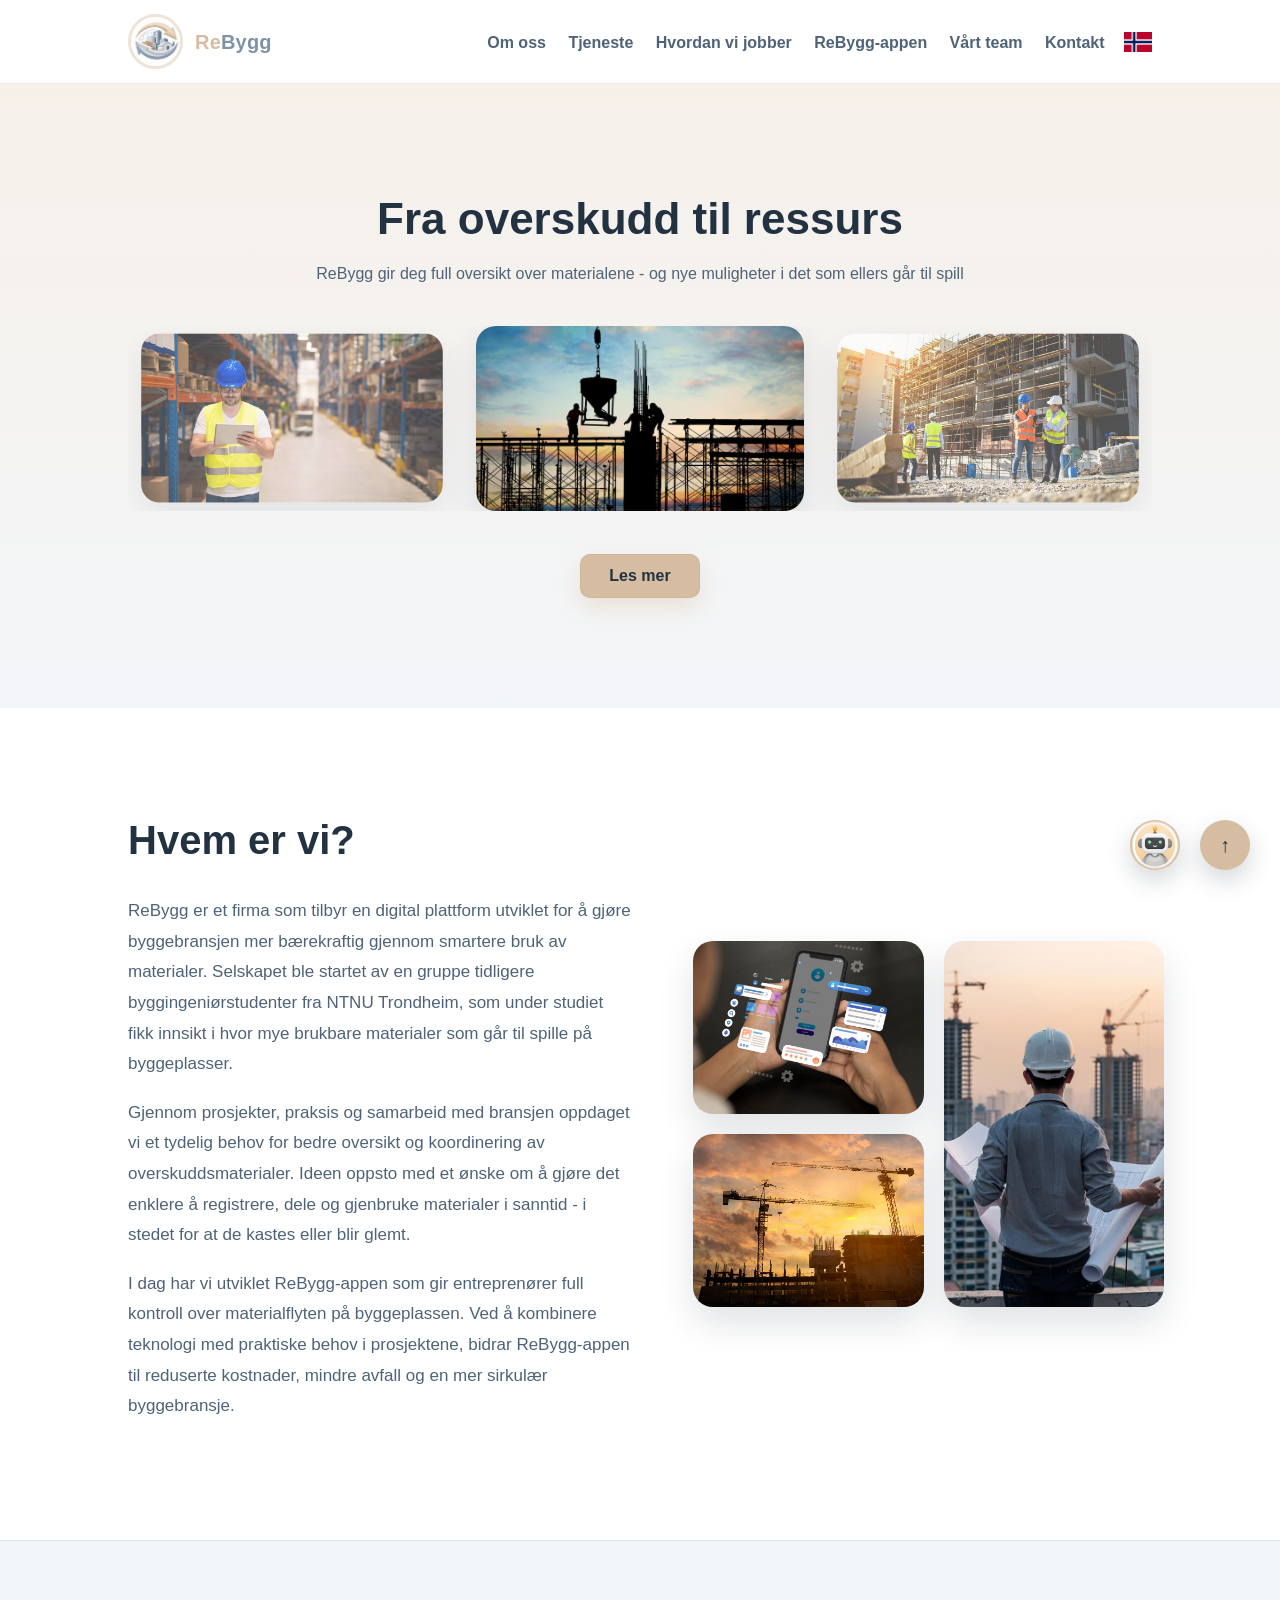
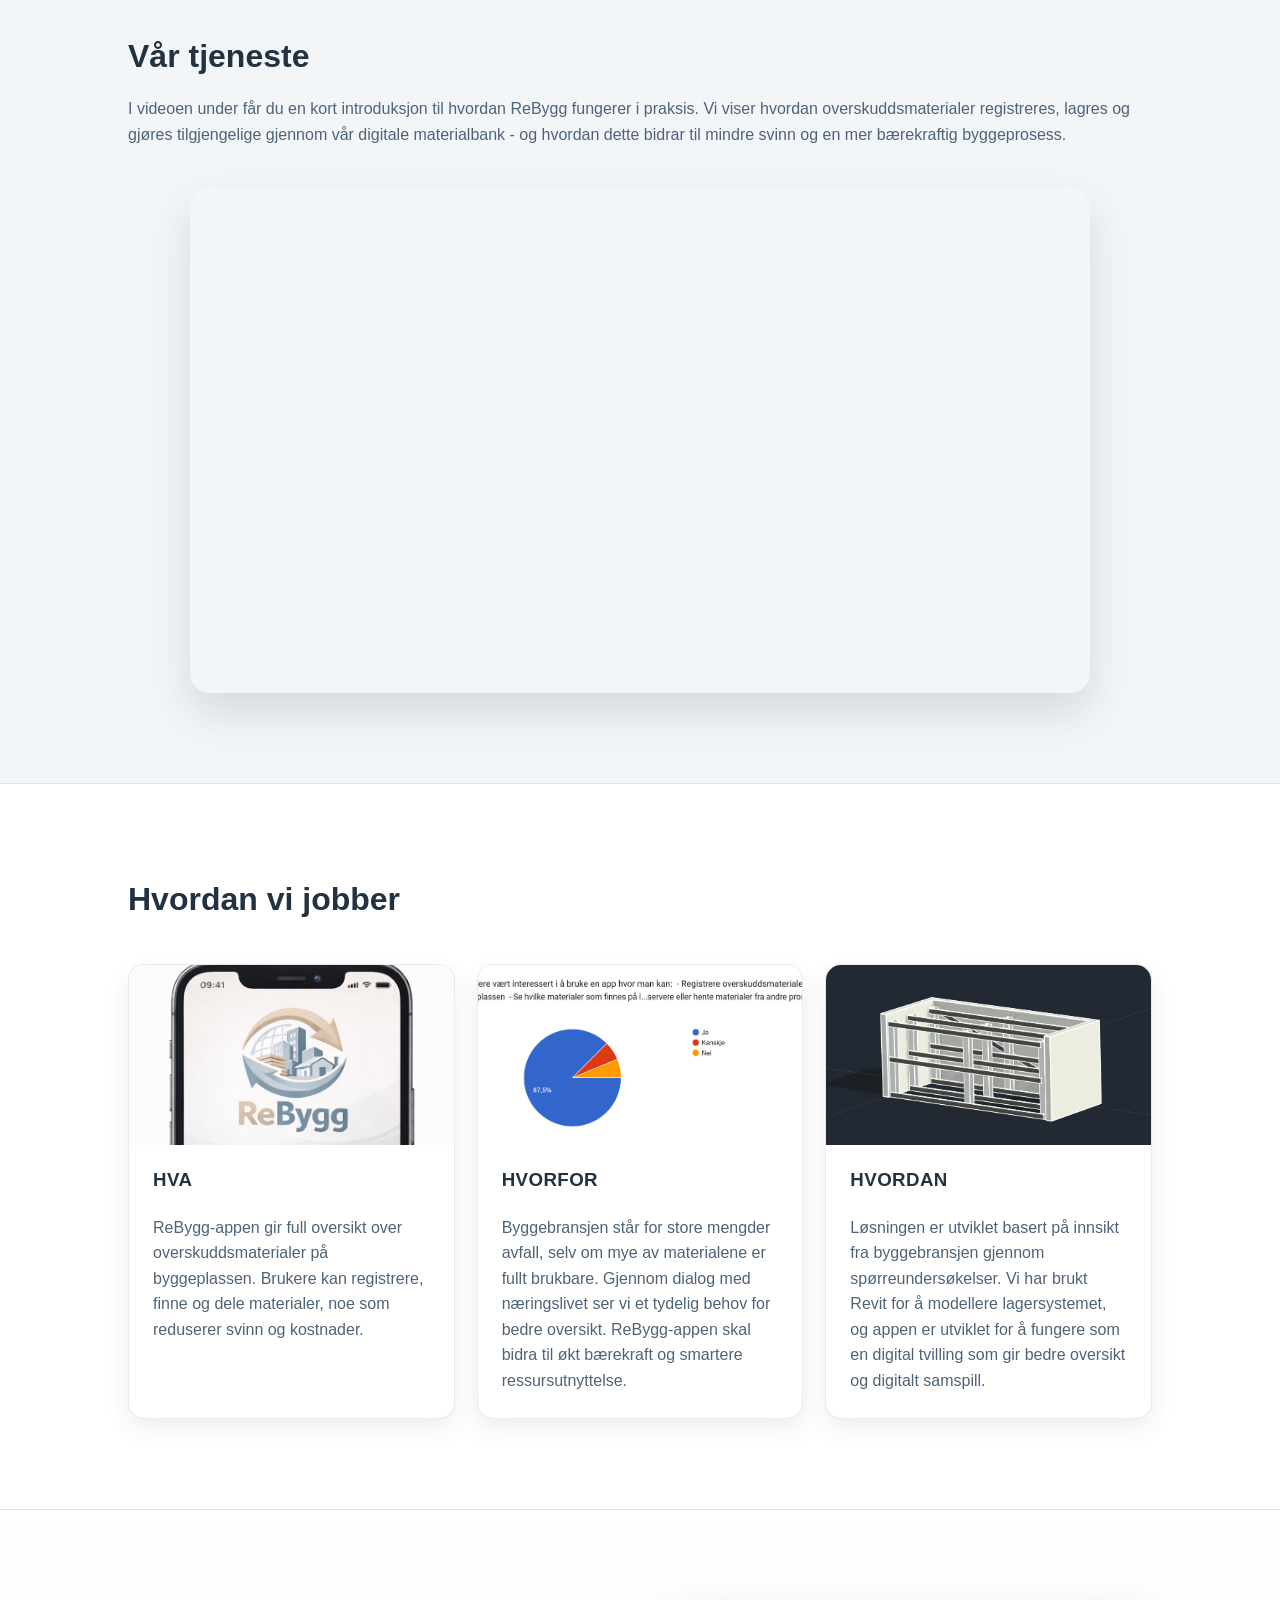
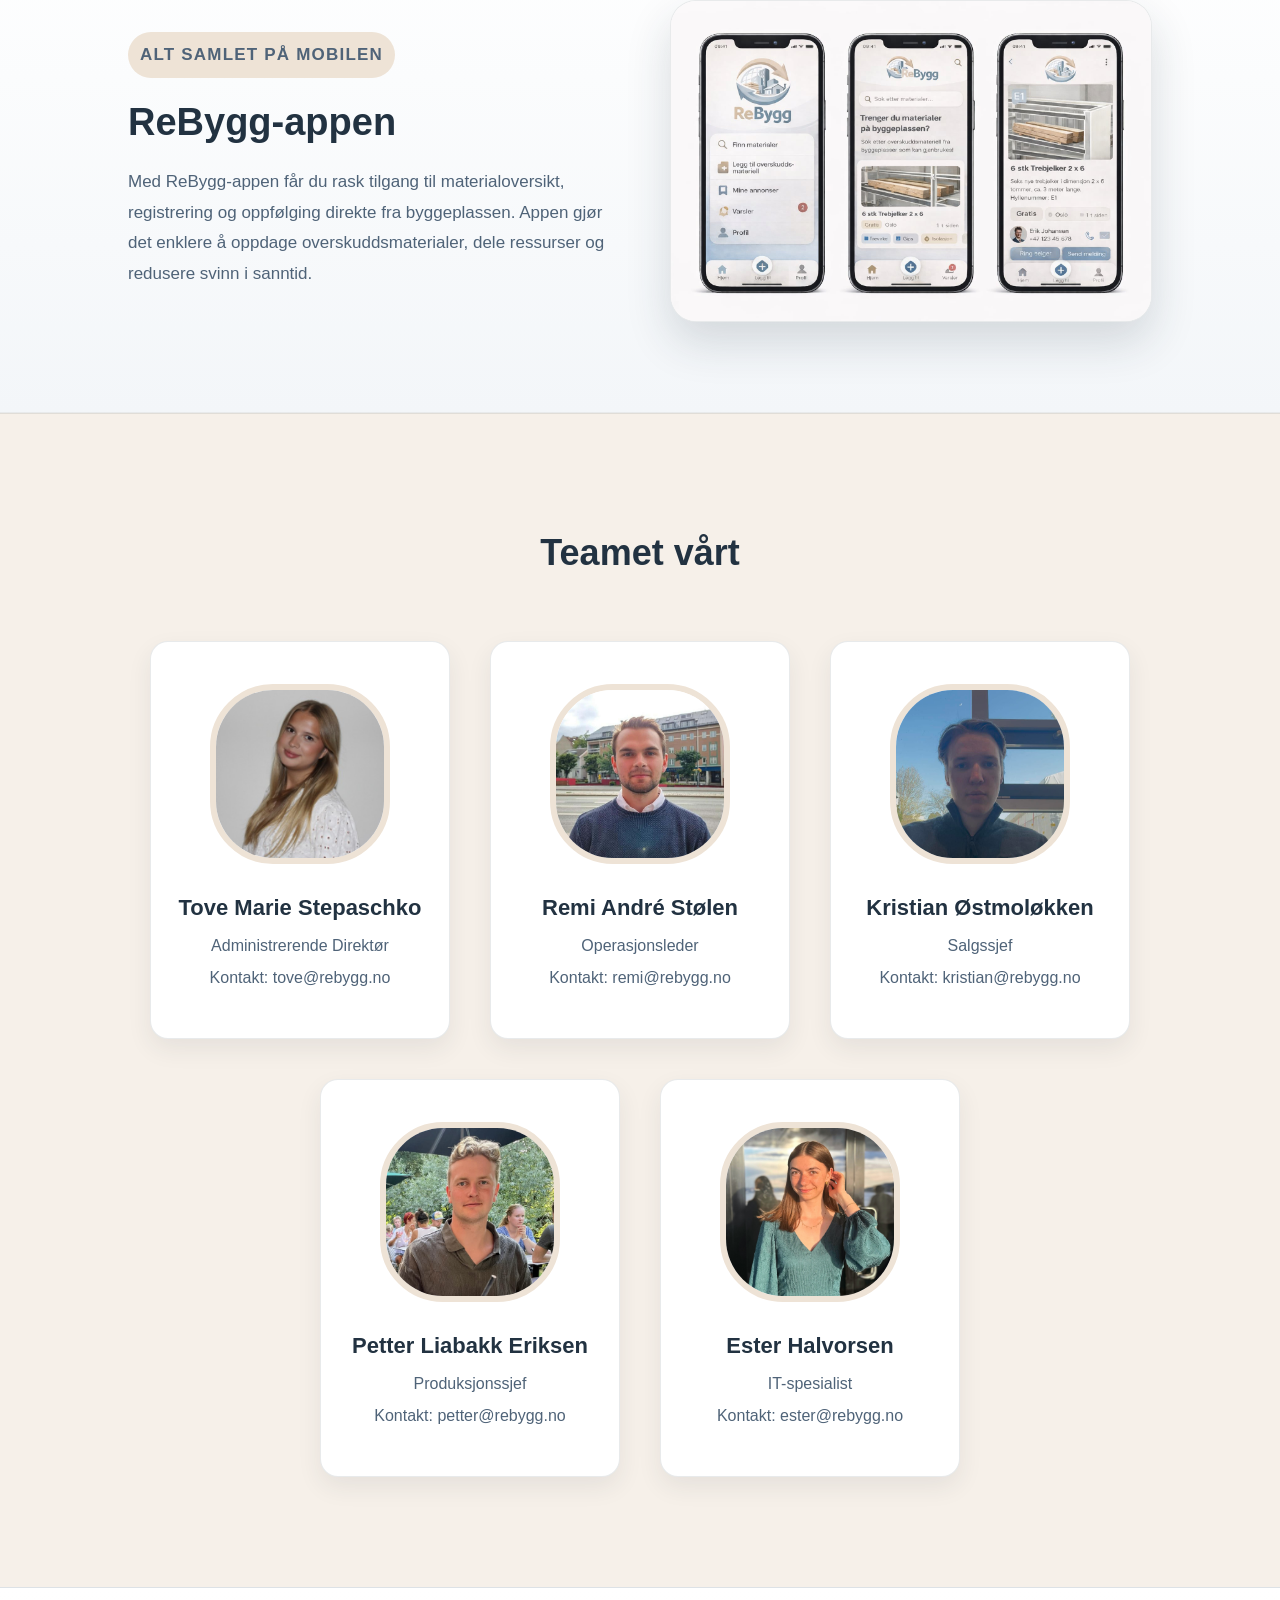
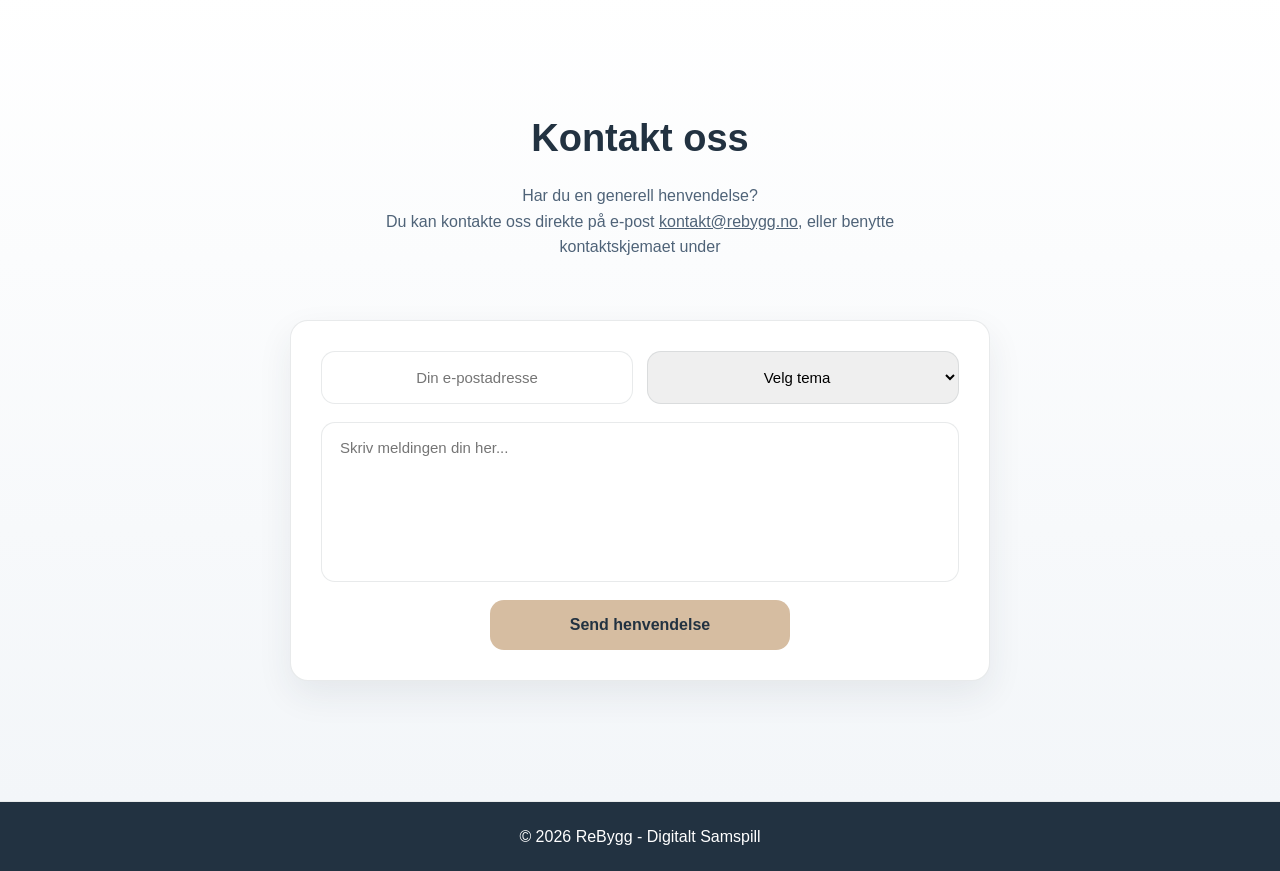
<file: index.html>
<!DOCTYPE html>
<html lang="no">
<head>
    <meta charset="UTF-8">
    <meta name="viewport" content="width=device-width, initial-scale=1.0">
    <title>ReBygg</title>
    <link rel="icon" type="image/png" href="logoliten.png">
    <link rel="stylesheet" href="style.css">
</head>
<body>

    <header>
        <div class="container">
            
            <!-- LOGO -->
            <a href="#" class="logo">
                <img src="logo7.PNG" alt="ReBygg logo" class="logo-img" title="Logo generert av ChatGPT">
                <span class="logo-text">
                    <span style="color:#d6bda1;">Re</span><span style="color:#7f93a8;">Bygg</span>
                </span>
            


            <nav>
                <a href="#about">Om oss</a>
                <a href="#service">Tjeneste</a>
                <a href="#process">Hvordan vi jobber</a>
                <a href="#app">ReBygg-appen</a>
                <a href="#team">Vårt team</a>
                <a href="#contact">Kontakt</a>

                <div class="lang-dropdown">
                    <img src="norge.png" alt="Norsk" id="selectedFlag" class="lang-flag" title="Bilde hentet fra: snl.no">

                    <div class="lang-menu" id="langMenu">
                        <a href="index.html">
                            <img src="norge.png" alt="Norsk" class="lang-option" title="Bilde hentet fra: snl.no">
                        </a>
                        <a href="indexeng.html">
                            <img src="england1.png" alt="English" class="lang-option" title="Bilde hentet fra: uxwing.com">
                        </a>
                    </div>
                </div>

            </nav>
        </div>
    </header>

    <section class="hero">
        <div class="container">
            <h1>Fra overskudd til ressurs</h1>
            <p>ReBygg gir deg full oversikt over materialene - og nye muligheter i det som ellers går til spill</p>
            
           <div class="carousel">
                <div class="carousel-track">
                    <div class="carousel-slide"><img src="bilde1.jpg" alt="Bilde 1" title="Bilde hentet fra: istockphoto.com"></div>
                    <div class="carousel-slide"><img src="bilde2.avif" alt="Bilde 2" title="Bilde hentet fra: istockphoto.com"></div>
                    <div class="carousel-slide"><img src="bilde3.jpg" alt="Bilde 3" title="Bilde hentet fra: istockphoto.com"></div>
                    <div class="carousel-slide"><img src="app1.jpg" alt="Bilde 4" title="Bilde generert av ChatGPT"></div>
                    <div class="carousel-slide"><img src="bilde5.jpg" alt="Bilde 5" title="Bilde hentet fra: stock.adobe.com"></div>
                    <div class="carousel-slide"><img src="bilde6.jpg" alt="Bilde 6" title="Skjermbilde av egenlaget modell i Revit"></div>
                    <div class="carousel-slide"><img src="bilde7.jpg" alt="Bilde 7" title="Bilde hentet fra: istockphoto.com"></div>
                    <div class="carousel-slide"><img src="bilde8.jpg" alt="Bilde 8" title="Bilde hentet fra: istockphoto.com"></div>
                    <div class="carousel-slide"><img src="bilde9.jpg" alt="Bilde 9" title="Bilde hentet fra: dailymail.co.uk"></div>
                    <div class="carousel-slide"><img src="bilde10.png" alt="Bilde 10" title="Bilde hentet fra: unsplash.com"></div>
                </div>
            </div>

            <br>
            <button id="knapp">Les mer</button>
        </div>
    </section>

    <section id="about" class="section about-section">
        <div class="container about-layout">

            <div class="about-text">
                <h2>Hvem er vi?</h2>
                <p>
                    ReBygg er et firma som tilbyr en digital plattform 
                    utviklet for å gjøre byggebransjen mer bærekraftig gjennom smartere bruk av materialer.
                     Selskapet ble startet av en gruppe tidligere byggingeniørstudenter fra NTNU Trondheim, som under studiet fikk 
                    innsikt i hvor mye brukbare materialer som går til spille på byggeplasser.
                </p>

                <p>
                    Gjennom prosjekter, praksis og samarbeid med bransjen oppdaget vi et 
                    tydelig behov for bedre oversikt og koordinering av overskuddsmaterialer. 
                    Ideen oppsto med et ønske om å gjøre det enklere å registrere, dele og 
                    gjenbruke materialer i sanntid - i stedet for at de kastes eller blir glemt.
                </p>

                <p>
                    I dag har vi utviklet ReBygg-appen som gir entreprenører full kontroll over 
                    materialflyten på byggeplassen. Ved å kombinere teknologi med praktiske behov i prosjektene,
                     bidrar ReBygg-appen til reduserte kostnader, mindre avfall og en mer sirkulær byggebransje.
                </p>
            </div>

            <div class="about-images">
                <div class="about-img about-img-1">
                    <img src="hvemervi1.png" alt="ReBygg prosjektbilde 1" title="Bilde hentet fra: freepik.com">
                </div>

                <div class="about-img about-img-2">
                    <img src="hvemervi5.jpg" alt="ReBygg prosjektbilde 2" title="Bilde hentet fra: istockphoto.com">
                </div>

                <div class="about-img about-img-3">
                    <img src="hvemervi3.png" alt="ReBygg prosjektbilde 3" title="Bilde generert av deepai.org">
                </div>
            </div>

        </div>
    </section>

    <section id="service" class="section light">
    <div class="container">
        <h2>Vår tjeneste</h2>
        <p>
            I videoen under får du en kort introduksjon til hvordan ReBygg fungerer i praksis. 
            Vi viser hvordan overskuddsmaterialer registreres, lagres og gjøres tilgjengelige gjennom vår digitale materialbank - og hvordan dette bidrar til mindre svinn og en mer bærekraftig byggeprosess.
        </p>

        <!-- VIDEO CONTAINER -->
            <div class="video-wrapper">
                <iframe 
                    src="https://share.synthesia.io/embeds/videos/f4ac01fc-5abe-4761-a72e-0e3196ae1e1c"
                    title="Video generert av synthesia"
                    frameborder="0"
                    allowfullscreen>
                </iframe>
            </div>
    </div>
</section>

    <section id="process" class="section">
    <div class="container">
        <h2>Hvordan vi jobber</h2>

        <div class="cards">

            <!-- what -->
            <div class="card process-card">
                <div class="card-img">
                    <img src="litenapp.png" alt="Bærekraft og materialsvinn" title="Bilde generert av ChatGPT">
                </div>
                <h3>HVA</h3>
                <p>
                    ReBygg-appen gir full oversikt over overskuddsmaterialer på byggeplassen.
                    Brukere kan registrere, finne og dele materialer, noe som reduserer svinn og kostnader.
                </p>
            </div>

            <!-- HOW -->
            <div class="card process-card">
                <div class="card-img">
                    <img src="undersokelse.png" alt="Revit og BIM modell" title="Skjermbilde av undersøkelse gjennom Google-forms">
                </div>
                <h3>HVORFOR</h3>
                <p>
                    Byggebransjen står for store mengder avfall, selv om mye av materialene er fullt brukbare.
                    Gjennom dialog med næringslivet ser vi et tydelig behov for bedre oversikt.
                    ReBygg-appen skal bidra til økt bærekraft og smartere ressursutnyttelse.
                </p>
            
            </div>

            <!-- why -->
            <div class="card process-card">
                <div class="card-img">
                    <img src="bilde6.jpg" alt="ReBygg app" title="Skjermbilde av egenlaget modell i Revit">
                </div>
            <h3>HVORDAN</h3>
                <p>
                    Løsningen er utviklet basert på innsikt fra byggebransjen gjennom spørreundersøkelser. 
                    Vi har brukt Revit for å modellere lagersystemet, og appen er utviklet for å fungere 
                    som en digital tvilling som gir bedre oversikt og digitalt samspill.
                </p>    
            </div>

        </div>
    </div>
</section>

<section id="app" class="section app-section">
    <div class="container app-layout">

        <div class="app-text">
            <p class="app-kicker">Alt samlet på mobilen</p>
            <h2>ReBygg-appen</h2>
            <p>
                Med ReBygg-appen får du rask tilgang til materialoversikt, registrering og oppfølging
                direkte fra byggeplassen. Appen gjør det enklere å oppdage overskuddsmaterialer,
                dele ressurser og redusere svinn i sanntid.
            </p>
        </div>

        <div class="app-image">
            <img src="app1.jpg" alt="Visning av ReBygg-appen" title="Bilde generert av ChatGPT">
        </div>

    </div>
</section>


  <!-- TEAM SECTION -->
     <section id="team" class="team">
        <div class="container">
            <h2>Teamet vårt</h2>

            <div class="team-grid">

                <div class="team-card">
                    <img src="tove.jpg" alt="Tove Marie Stepaschko">
                    <h3>Tove Marie Stepaschko</h3>
                    <p>Administrerende Direktør</p>
                    <p>Kontakt: tove@rebygg.no</p>
                </div>

                <div class="team-card">
                    <img src="remi.jpg" alt="Remi André Stølen">
                    <h3>Remi André Stølen</h3>
                    <p>Operasjonsleder</p>
                    <p>Kontakt: remi@rebygg.no</p>
                </div>

                <div class="team-card">
                    <img src="kristian1.jpg" alt="Kristian Østmoløkken">
                    <h3>Kristian Østmoløkken</h3>
                    <p>Salgssjef</p>
                    <p>Kontakt: kristian@rebygg.no</p>
                </div>

                <div class="team-card">
                    <img src="petter.jpg" alt="Petter Liabakk Eriksen">
                    <h3>Petter Liabakk Eriksen</h3>
                    <p>Produksjonssjef</p>
                    <p>Kontakt: petter@rebygg.no</p>
                </div>

                <div class="team-card">
                    <img src="ester.jpg" alt="Ester Halvorsen">
                    <h3>Ester Halvorsen</h3>
                    <p>IT-spesialist</p>
                    <p>Kontakt: ester@rebygg.no</p>
                </div>

            </div>
        </div>
    </section>

 <section id="contact" class="section contact-section">
  <div class="container contact-container">

    <div class="contact-header">
      <h2>Kontakt oss</h2>
      <p>
        Har du en generell henvendelse? <br>
        Du kan kontakte oss direkte på e-post 
        <span style="text-decoration: underline;">kontakt@rebygg.no</span>, 
        eller benytte kontaktskjemaet under
        </p>
    </div>

    <form id="contactForm" class="contact-form">

      <div class="form-row">
        <input 
          type="email" 
          id="email" 
          placeholder="Din e-postadresse" 
          required
        >

        <select id="subject" required>
            <option value="" disabled selected>Velg tema</option>
            <option>Samarbeid og partnerskap</option>
            <option>Prosjekt og gjennomføring</option>
            <option>Priser og tilbud</option>
            <option>Lager og materialflyt</option>
            <option>Digitale løsninger og appen</option>
            <option>Annet</option>
        </select>
      </div>

      <textarea 
        id="message" 
        rows="6" 
        placeholder="Skriv meldingen din her..."
        required
      ></textarea>

      <button type="submit">Send henvendelse</button>

    </form>

  </div>
</section>

    <footer>
        <p>© 2026 ReBygg - Digitalt Samspill</p>
    </footer>

<button id="chatBtn" class="chat-btn">
    <img src="chatbot3.png" alt="Chat" title="Bilde generert av ChatGPT">
</button>

<div id="chatBox" class="chat-box">

    <!-- Header -->
    <div class="chat-header">
        <span>ReBygg-botten</span>
        <button id="closeChat">✕</button>
    </div>

    <!-- Meldinger -->
    <div class="chat-messages" id="chatMessages">
    <div class="bot-message" id="botMessage"></div>
</div>
    <!-- Knapper -->
   <div class="chat-options" id="chatOptions">
    <button class="chat-option" data-question="Hva er ReBygg?">Hva er ReBygg?</button>
    <button class="chat-option" data-question="Hvordan fungerer appen?">Hvordan fungerer appen?</button>
    <button class="chat-option" data-question="Hvorfor er dette bærekraftig?">Hvorfor er dette bærekraftig?</button>
    <button class="chat-option" data-question="Jeg ønsker å kontakte dere">Jeg ønsker å kontakte dere</button>
</div>

</div>

<div id="customAlert" class="custom-alert">
  <div class="alert-box">
    <p id="alertText"></p>
    <button onclick="closeAlert()">OK</button>
  </div>
</div>

<button id="toTopBtn" class="to-top-btn" aria-label="Til toppen">↑</button>

    <script src="script.js"></script>
</body>
</html>
</file>
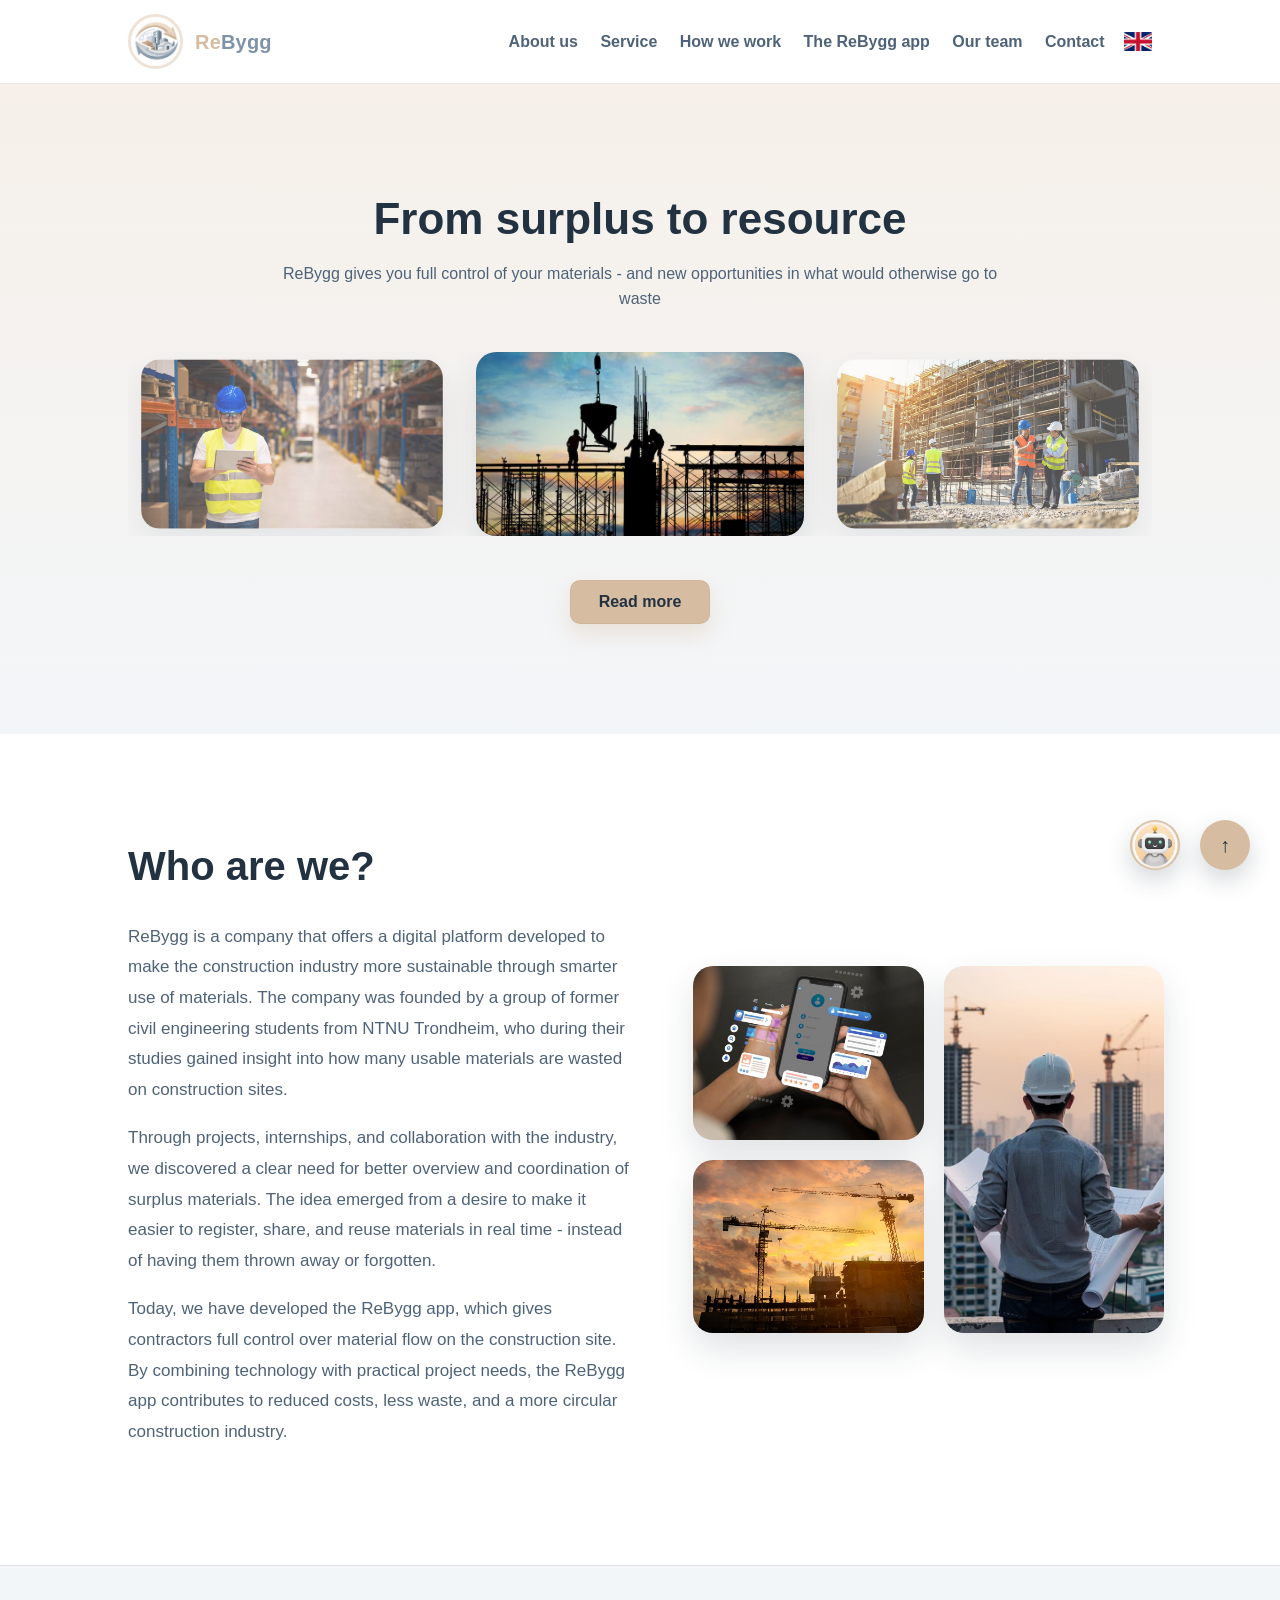
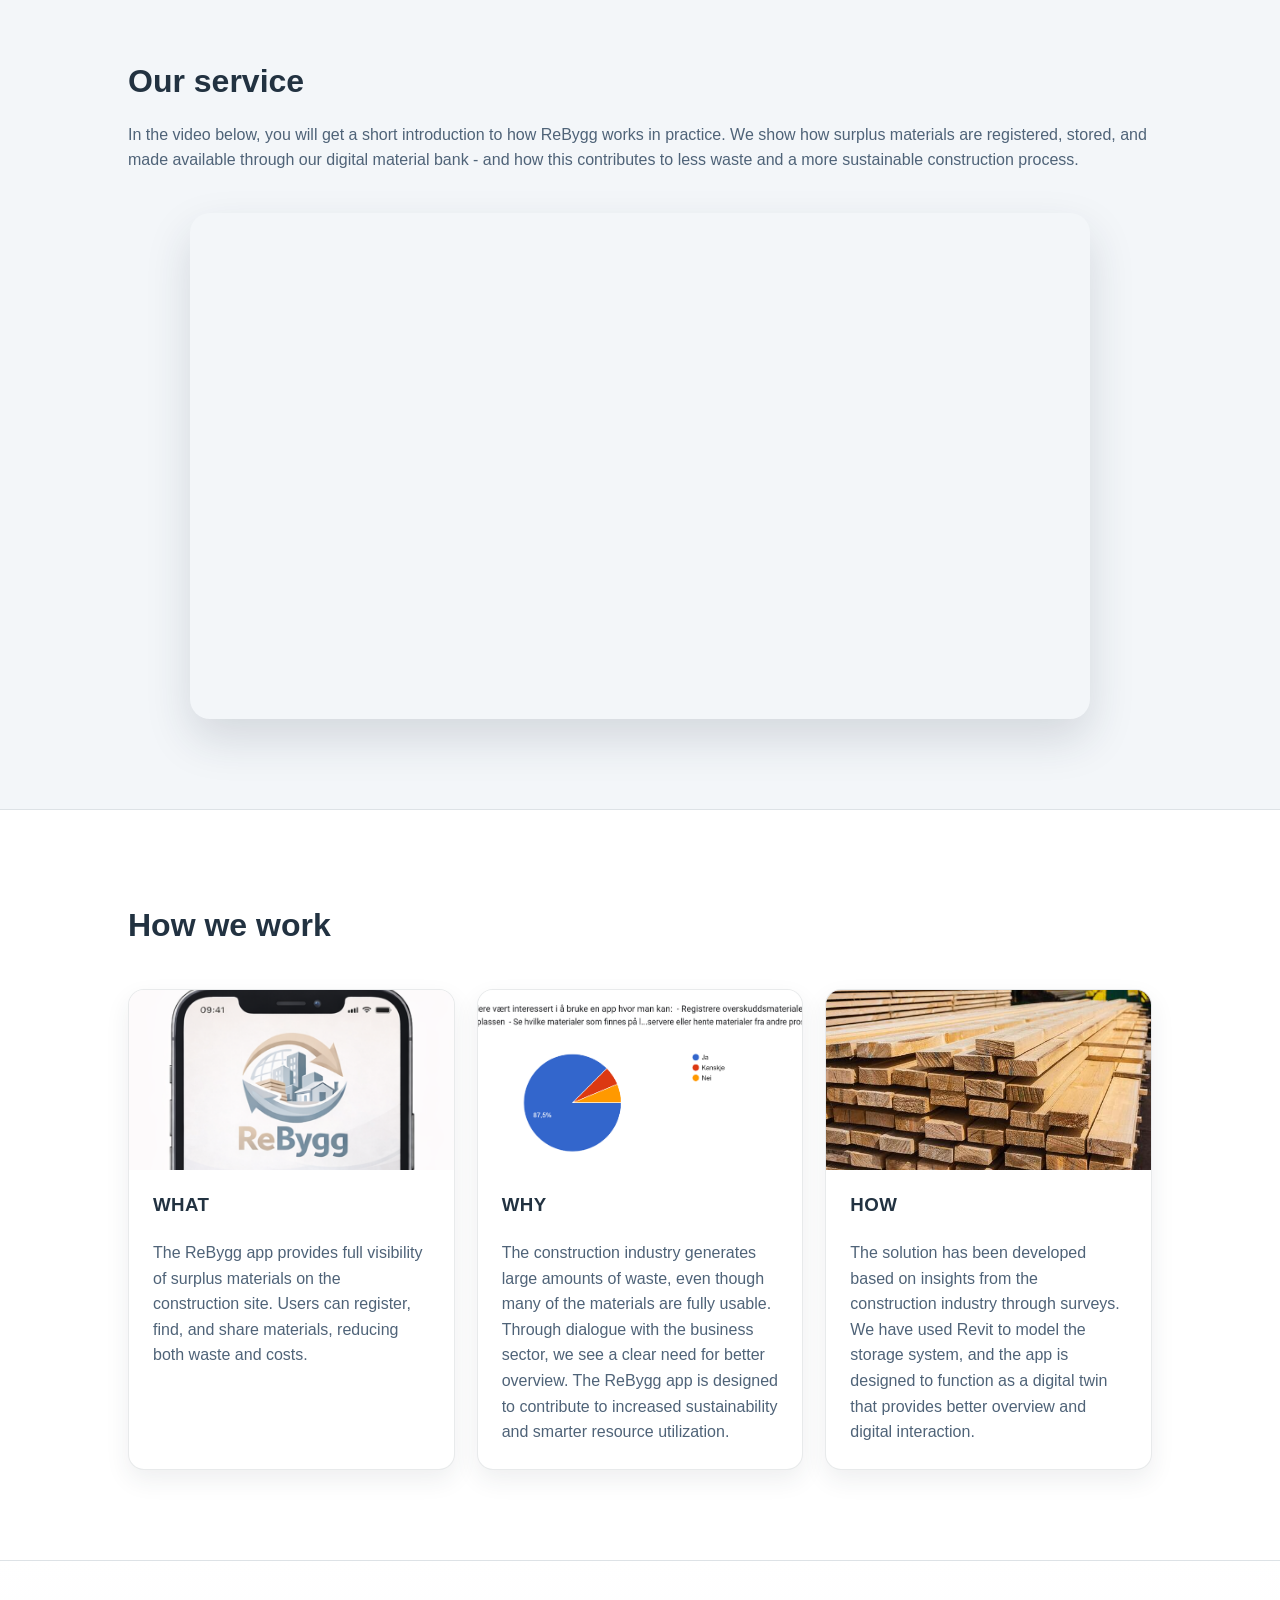
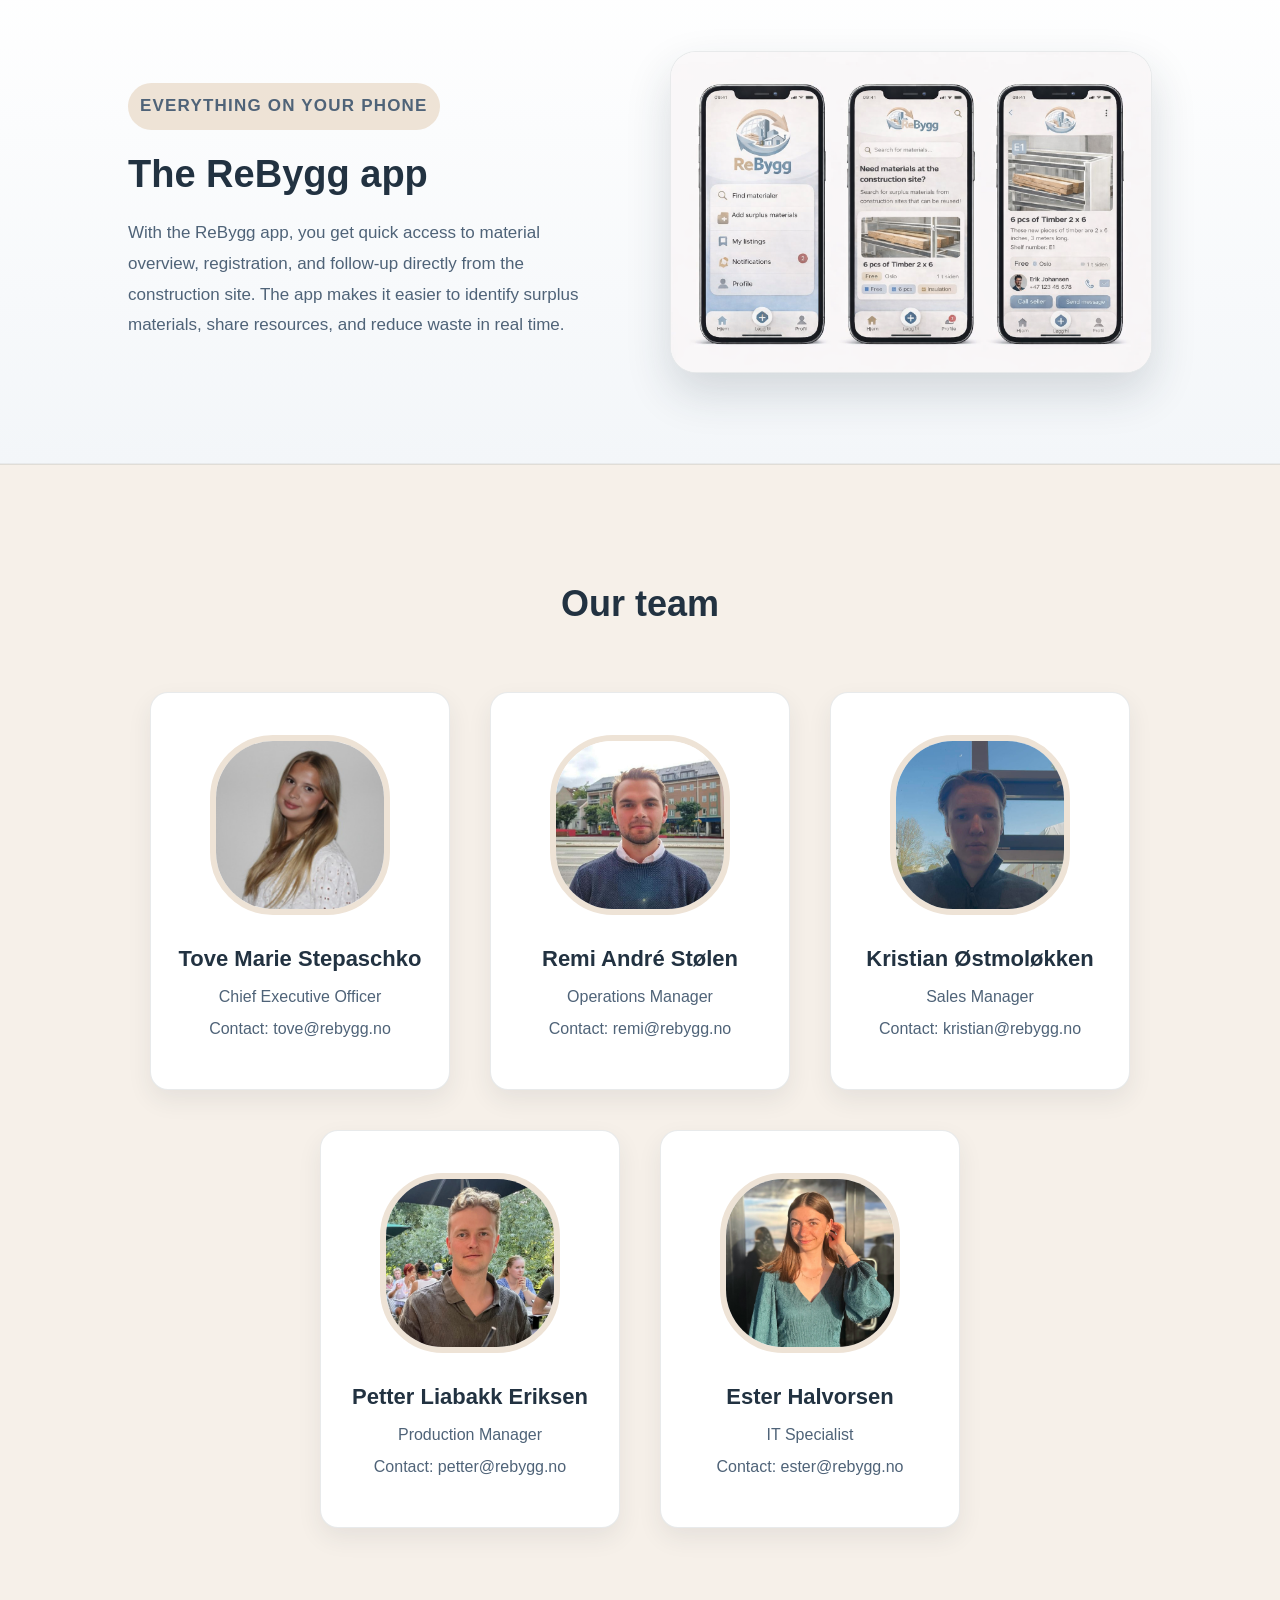
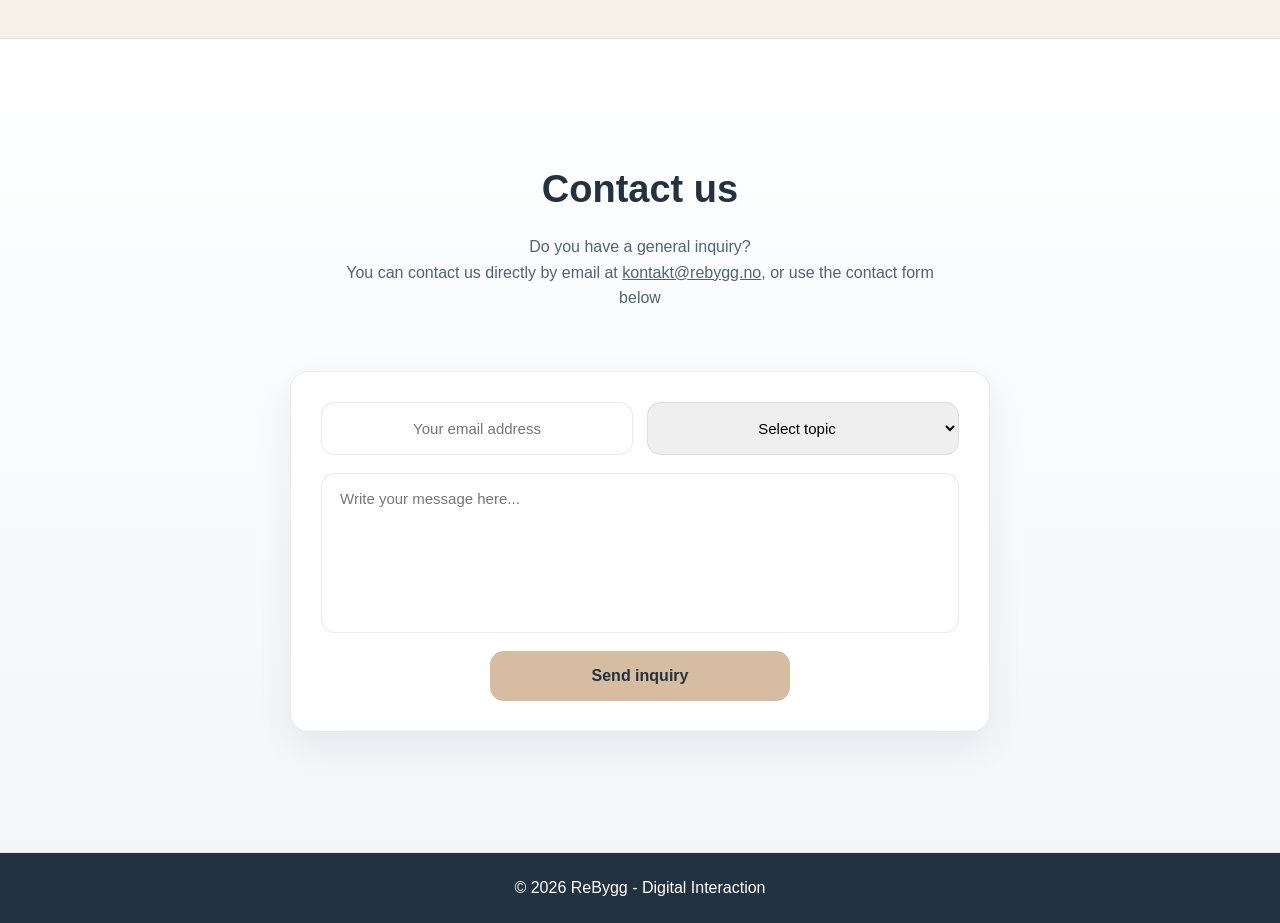
<file: indexeng.html>
<!DOCTYPE html>
<html lang="en">
<head>
    <meta charset="UTF-8">
    <meta name="viewport" content="width=device-width, initial-scale=1.0">
    <title>ReBygg</title>
    <link rel="icon" type="image/png" href="logoliten.png">
    <link rel="stylesheet" href="style.css">
</head>
<body>

    <header>
        <div class="container">
            
            <!-- LOGO -->
            <a href="#" class="logo">
                <img src="logo7.PNG" alt="ReBygg logo" class="logo-img" title="Logo generated by ChatGPT">
                <span class="logo-text">
                    <span style="color:#d6bda1;">Re</span><span style="color:#7f93a8;">Bygg</span>
                </span>
            

            <nav>
                <a href="#about">About us</a>
                <a href="#service">Service</a>
                <a href="#process">How we work</a>
                <a href="#app">The ReBygg app</a>
                <a href="#team">Our team</a>
                <a href="#contact">Contact</a>

                <div class="lang-dropdown">
                    <img src="england1.png" alt="English" id="selectedFlag" class="lang-flag" title="Image sourced from: uxwing.com">

                    <div class="lang-menu" id="langMenu">
                        <a href="index.html">
                            <img src="norge.png" alt="Norwegian" class="lang-option" title="Image sourced from: snl.no">
                        </a>
                        <a href="indexeng.html">
                            <img src="england1.png" alt="English" class="lang-option" title="Image sourced from: uxwing.com">
                        </a>
                    </div>
                </div>

            </nav>
        </div>
    </header>

    <section class="hero">
        <div class="container">
            <h1>From surplus to resource</h1>
            <p>ReBygg gives you full control of your materials - and new opportunities in what would otherwise go to waste</p>
            
           <div class="carousel">
                <div class="carousel-track">
                    <div class="carousel-slide"><img src="bilde1.jpg" alt="Image 1" title="Image sourced from: istockphoto.com"></div>
                    <div class="carousel-slide"><img src="bilde2.avif" alt="Image 2" title="Image sourced from: istockphoto.com"></div>
                    <div class="carousel-slide"><img src="bilde3.jpg" alt="Image 3" title="Image sourced from: istockphoto.com"></div>
                    <div class="carousel-slide"><img src="appeng.png" alt="Image 4" title="Image generated by ChatGPT"></div>
                    <div class="carousel-slide"><img src="bilde5.jpg" alt="Image 5" title="Image sourced from: stock.adobe.com"></div>
                    <div class="carousel-slide"><img src="bilde6.jpg" alt="Image 6" title="Screenshot of self-made model in Revit"></div>
                    <div class="carousel-slide"><img src="bilde7.jpg" alt="Image 7" title="Image sourced from: istockphoto.com"></div>
                    <div class="carousel-slide"><img src="bilde8.jpg" alt="Image 8" title="Image sourced from: istockphoto.com"></div>
                    <div class="carousel-slide"><img src="bilde9.jpg" alt="Image 9" title="Image sourced from: dailymail.co.uk"></div>
                    <div class="carousel-slide"><img src="bilde10.png" alt="Image 10" title="Image sourced from: unsplash.com"></div>
                </div>
            </div>

            <br>
            <button id="knapp">Read more</button>
        </div>
    </section>

    <section id="about" class="section about-section">
        <div class="container about-layout">

            <div class="about-text">
                <h2>Who are we?</h2>
                <p>
                    ReBygg is a company that offers a digital platform developed to make the construction industry more sustainable through smarter use of materials.
                    The company was founded by a group of former civil engineering students from NTNU Trondheim, who during their studies gained insight into how many usable materials are wasted on construction sites.
                </p>

                <p>
                    Through projects, internships, and collaboration with the industry, we discovered a clear need for better overview and coordination of surplus materials.
                    The idea emerged from a desire to make it easier to register, share, and reuse materials in real time - instead of having them thrown away or forgotten.
                </p>

                <p>
                    Today, we have developed the ReBygg app, which gives contractors full control over material flow on the construction site.
                    By combining technology with practical project needs, the ReBygg app contributes to reduced costs, less waste, and a more circular construction industry.
                </p>
            </div>

            <div class="about-images">
                <div class="about-img about-img-1">
                    <img src="hvemervi1.png" alt="ReBygg project image 1" title="Image sourced from: freepik.com">
                </div>

                <div class="about-img about-img-2">
                    <img src="hvemervi5.jpg" alt="ReBygg project image 2" title="Image sourced from: istockphoto.com">
                </div>

                <div class="about-img about-img-3">
                    <img src="hvemervi3.png" alt="ReBygg project image 3" title="Image generated by deepai.org">
                </div>
            </div>

        </div>
    </section>

    <section id="service" class="section light">
        <div class="container">
            <h2>Our service</h2>
            <p>
                In the video below, you will get a short introduction to how ReBygg works in practice.
                We show how surplus materials are registered, stored, and made available through our digital material bank - and how this contributes to less waste and a more sustainable construction process.
            </p>

            <div class="video-wrapper">
                <iframe 
                    src="https://share.synthesia.io/embeds/videos/f4ac01fc-5abe-4761-a72e-0e3196ae1e1c"
                    title="Video generated by Synthesia"
                    frameborder="0"
                    allowfullscreen>
                </iframe>
            </div>
        </div>
    </section>

    <section id="process" class="section">
        <div class="container">
            <h2>How we work</h2>

            <div class="cards">

                <div class="card process-card">
                    <div class="card-img">
                        <img src="litenapp.png" alt="Sustainability and material waste" title="Image generated by ChatGPT">
                    </div>
                    <h3>WHAT</h3>
                    <p>
                        The ReBygg app provides full visibility of surplus materials on the construction site.
                        Users can register, find, and share materials, reducing both waste and costs.
                    </p>
                </div>

                <div class="card process-card">
                    <div class="card-img">
                        <img src="undersokelse.png" alt="Revit and BIM model" title="Screenshot of survey conducted through Google Forms">
                    </div>
                    <h3>WHY</h3>
                    <p>
                        The construction industry generates large amounts of waste, even though many of the materials are fully usable.
                        Through dialogue with the business sector, we see a clear need for better overview.
                        The ReBygg app is designed to contribute to increased sustainability and smarter resource utilization.
                    </p>
                </div>

                <div class="card process-card">
                    <div class="card-img">
                        <img src="bilde7.jpg" alt="ReBygg app" title="Screenshot of self-made model in Revit">
                    </div>
                    <h3>HOW</h3>
                    <p>
                        The solution has been developed based on insights from the construction industry through surveys.
                        We have used Revit to model the storage system, and the app is designed to function as a digital twin that provides better overview and digital interaction.
                    </p>    
                </div>

            </div>
        </div>
    </section>

    <section id="app" class="section app-section">
        <div class="container app-layout">

            <div class="app-text">
                <p class="app-kicker">Everything on your phone</p>
                <h2>The ReBygg app</h2>
                <p>
                    With the ReBygg app, you get quick access to material overview, registration, and follow-up
                    directly from the construction site. The app makes it easier to identify surplus materials,
                    share resources, and reduce waste in real time.
                </p>
            </div>

            <div class="app-image">
                <img src="appeng.png" alt="View of the ReBygg app" title="Image generated by ChatGPT">
            </div>

        </div>
    </section>

    <section id="team" class="team">
        <div class="container">
            <h2>Our team</h2>

            <div class="team-grid">

                <div class="team-card">
                    <img src="tove.jpg" alt="Tove Marie Stepaschko">
                    <h3>Tove Marie Stepaschko</h3>
                    <p>Chief Executive Officer</p>
                    <p>Contact: tove@rebygg.no</p>
                </div>

                <div class="team-card">
                    <img src="remi.jpg" alt="Remi André Stølen">
                    <h3>Remi André Stølen</h3>
                    <p>Operations Manager</p>
                    <p>Contact: remi@rebygg.no</p>
                </div>

                <div class="team-card">
                    <img src="kristian1.jpg" alt="Kristian Østmoløkken">
                    <h3>Kristian Østmoløkken</h3>
                    <p>Sales Manager</p>
                    <p>Contact: kristian@rebygg.no</p>
                </div>

                <div class="team-card">
                    <img src="petter.jpg" alt="Petter Liabakk Eriksen">
                    <h3>Petter Liabakk Eriksen</h3>
                    <p>Production Manager</p>
                    <p>Contact: petter@rebygg.no</p>
                </div>

                <div class="team-card">
                    <img src="ester.jpg" alt="Ester Halvorsen">
                    <h3>Ester Halvorsen</h3>
                    <p>IT Specialist</p>
                    <p>Contact: ester@rebygg.no</p>
                </div>

            </div>
        </div>
    </section>

    <section id="contact" class="section contact-section">
        <div class="container contact-container">

            <div class="contact-header">
                <h2>Contact us</h2>
                <p>
                    Do you have a general inquiry? <br>
                    You can contact us directly by email at
                    <span style="text-decoration: underline;">kontakt@rebygg.no</span>, 
                    or use the contact form below
                </p>
            </div>

            <form id="contactForm" class="contact-form">

                <div class="form-row">
                    <input 
                        type="email" 
                        id="email" 
                        placeholder="Your email address" 
                        required
                    >

                    <select id="subject" required>
                        <option value="" disabled selected>Select topic</option>
                        <option>Collaboration and partnerships</option>
                        <option>Projects and execution</option>
                        <option>Prices and offers</option>
                        <option>Storage and material flow</option>
                        <option>Digital solutions and the app</option>
                        <option>Other</option>
                    </select>
                </div>

                <textarea 
                    id="message" 
                    rows="6" 
                    placeholder="Write your message here..."
                    required
                ></textarea>

                <button type="submit">Send inquiry</button>

            </form>

        </div>
    </section>

    <footer>
        <p>© 2026 ReBygg - Digital Interaction</p>
    </footer>

    <button id="chatBtn" class="chat-btn">
        <img src="chatbot3.png" alt="Chat" title="Image generated by ChatGPT">
    </button>

    <div id="chatBox" class="chat-box">

        <div class="chat-header">
            <span>ReBygg Bot</span>
            <button id="closeChat">✕</button>
        </div>

        <div class="chat-messages" id="chatMessages">
            <div class="bot-message" id="botMessage"></div>
        </div>

        <div class="chat-options" id="chatOptions">
            <button class="chat-option" data-question="What is ReBygg?">What is ReBygg?</button>
            <button class="chat-option" data-question="How does the app work?">How does the app work?</button>
            <button class="chat-option" data-question="Why is this sustainable?">Why is this sustainable?</button>
            <button class="chat-option" data-question="I would like to contact you">I would like to contact you</button>
        </div>

    </div>

    <div id="customAlert" class="custom-alert">
        <div class="alert-box">
            <p id="alertText"></p>
            <button onclick="closeAlert()">OK</button>
        </div>
    </div>

    <button id="toTopBtn" class="to-top-btn" aria-label="Back to top">↑</button>

    <script src="scripteng.js"></script>
</body>
</html>
</file>
<file: style.css>
/* =======================
   REBYGG – NYTT TEMA (LOGO-PALETT)
   Beige/sand + blågrå
   ======================= */

:root{
  /* Hovedpalett (fra logo) */
  --sand-50:  #f6f0e9;
  --sand-100: #eee3d6;
  --sand-200: #e3d2bf;
  --sand-300: #d6bda1;

  --slate-50:  #f3f6f9;
  --slate-100: #e7edf3;
  --slate-200: #cfd9e3;
  --slate-300: #aebdcd;
  --slate-500: #7f93a8;
  --slate-700: #4f6378;
  --slate-900: #223241;

  /* Brukes i UI */
  --bg:        #ffffff;
  --surface:   var(--slate-50);
  --surface-2: var(--sand-50);

  --text:      var(--slate-900);
  --muted:     var(--slate-700);

  --accent:    var(--sand-300);   /* “sand” CTA */
  --accent-2:  var(--slate-500);  /* blågrå */
  --border:    rgba(34,50,65,0.10);

  --shadow:    0 14px 35px rgba(34,50,65,0.10);
  --shadow-sm: 0 10px 25px rgba(34,50,65,0.08);

  --radius:    16px;
  --radius-sm: 12px;
}

*{
  margin: 0;
  padding: 0;
  box-sizing: border-box;
}

html{
  scroll-behavior: smooth;
}

body{
  font-family: Arial, sans-serif;
  line-height: 1.6;
  background: var(--bg);
  color: var(--text);
}

.container{
  width: 80%;
  margin: auto;
}

/* ---------------- HEADER ---------------- */

header{
  background: rgba(255,255,255,0.86);
  border-bottom: 1px solid var(--border);
  padding: 14px 0;
  position: sticky;
  top: 0;
  z-index: 1000;
  backdrop-filter: blur(10px);
}

header .container{
  display: flex;
  justify-content: space-between;
  align-items: center;
  gap: 18px;
}

/* Logo-område (tekst + bilde) */
.logo{
  display: flex;
  align-items: center;
  gap: 12px;
  color: var(--text);
  letter-spacing: 0.2px;
}

/* Selve logo-bildet (øverst venstre) */
.logo-img {
    height: 55px;
    width: 55px;
    object-fit: cover;
    border-radius: 50%;
    border: 3px solid #eee3d6; /* sand-farge fra paletten */
}

/* Hvis du fortsatt vil vise firmatekst ved siden av logoen */
.logo-text{
  font-size: 20px;
  font-weight: 700;
}

nav a{
  color: var(--slate-700);
  margin-left: 18px;
  text-decoration: none;
  transition: 0.2s ease;
  font-weight: 600;
}

nav a:hover{
  color: var(--slate-900);
  opacity: 0.95;
}

/* ---------------- HERO ---------------- */

.hero{
  background: linear-gradient(180deg, var(--sand-50), var(--slate-50));
  padding: 110px 0;
  text-align: center;
}

.hero h1{
  font-size: 44px;
  line-height: 1.15;
  margin-bottom: 16px;
  color: var(--slate-900);
}

.hero p{
  color: var(--muted);
  max-width: 760px;
  margin: 0 auto;
}

.hero button{
  margin-top: 18px;
  padding: 12px 28px;
  background: var(--accent);
  color: var(--slate-900);
  border: 1px solid rgba(0,0,0,0.04);
  cursor: pointer;
  font-size: 16px;
  border-radius: 10px;
  font-weight: 700;
  transition: 0.2s ease;
  box-shadow: 0 10px 22px rgba(214,189,161,0.35);
}

.hero button:hover{
  transform: translateY(-2px);
  filter: brightness(0.98);
}

/* ---------------- SECTIONS ---------------- */

.section{
  padding: 90px 0;
}

.section h2{
  font-size: 32px;
  margin-bottom: 14px;
  color: var(--slate-900);
}

.section p{
  color: var(--muted);
}

.light{
  background: var(--surface);
  border-top: 1px solid var(--border);
  border-bottom: 1px solid var(--border);
}

/* ---------------- “HVORDAN VI JOBBER” CARDS ---------------- */

.cards{
  display: flex;
  gap: 22px;
  margin-top: 38px;
}

.card{
  background: #fff;
  padding: 32px;
  flex: 1;
  border-radius: var(--radius);
  border: 1px solid var(--border);
  box-shadow: var(--shadow-sm);
  transition: 0.2s ease;
}

.card h3{
  color: var(--slate-900);
  margin-bottom: 10px;
  letter-spacing: 0.4px;
}

.card p{
  color: var(--muted);
}

.card:hover{
  transform: translateY(-5px);
  box-shadow: var(--shadow);
}

/* ---------------- TEAM SECTION ---------------- */

.team{
  padding: 110px 0;
  background: var(--surface-2);
  text-align: center;
  border-top: 1px solid var(--border);
}

.team h2{
  margin-bottom: 60px;
  font-size: 36px;
  color: var(--slate-900);
}

.team-grid{
  display: flex;
  flex-wrap: wrap;
  justify-content: center;
  gap: 40px;
  max-width: 1040px;
  margin: 0 auto;
}

.team-card{
  background: #fff;
  padding: 42px 22px;
  border-radius: 18px;
  width: 300px;
  border: 1px solid var(--border);
  box-shadow: var(--shadow-sm);
  transition: 0.25s ease;
}

.team-card:hover{
  transform: translateY(-6px);
  box-shadow: var(--shadow);
}

.team-card img{
  width: 180px;
  height: 180px;
  border-radius: 35%;
  object-fit: cover;
  margin-bottom: 18px;
  transition: 0.3s ease;
  border: 6px solid var(--sand-100);
}

.team-card h3{
  font-size: 22px;
  margin-bottom: 8px;
  color: var(--slate-900);
}

.team-card p{
  margin-bottom: 6px;
  color: var(--muted);
}

/* ---------------- FOOTER ---------------- */

footer{
  background: var(--slate-900);
  color: #fff;
  text-align: center;
  padding: 22px;
}

/* ---------------- RESPONSIVE ---------------- */

@media (max-width: 900px){
  .cards{
    flex-direction: column;
  }

  .hero h1{
    font-size: 38px;
  }
}

@media (max-width: 650px){
  .container{
    width: 90%;
  }

  header .container{
    flex-direction: column;
    align-items: flex-start;
  }

  nav{
    width: 100%;
  }

  nav a{
    margin-left: 0;
    margin-right: 14px;
    display: inline-block;
    padding: 6px 0;
  }

  .team-card img{
  width: 100px;
  height: 100px;
  border-radius: 50%; /* valgfritt: gjør dem runde */
  object-fit: cover;
  margin-bottom: 18px;
  border: 4px solid var(--sand-100);
  }
}

/* ---------------- VIDEO SECTION ---------------- */

.video-wrapper {
    margin-top: 40px;
    position: relative;
    width: 100%;
    max-width: 900px;
    margin-left: auto;
    margin-right: auto;
    aspect-ratio: 16 / 9;
    border-radius: 20px;
    overflow: hidden;
    box-shadow: 0 20px 45px rgba(34,50,65,0.15);
}

.video-wrapper iframe {
    width: 100%;
    height: 100%;
    border: none;
}

/* 🔥 KARUSELL */

/* 🔥 KARUSELL */

/* ---------------- KARUSELL ---------------- */

.carousel {
  width: min(100%, 1500px);
  margin: 40px auto 0;
  overflow: hidden;
  position: relative;
}

.carousel-track {
  display: flex;
  gap: 20px;
  transition: transform 0.6s ease;
  align-items: center;
}

.carousel-slide {
  flex: 0 0 calc((100% - 40px) / 3); /* 3 bilder på desktop */
  aspect-ratio: 16 / 9; /* stående bilder */
  border-radius: 20px;
  overflow: hidden;
  opacity: 0.55;
  transform: scale(0.9);
  transition: transform 0.5s ease, opacity 0.5s ease;
  box-shadow: 0 14px 35px rgba(34,50,65,0.12);
  background: var(--surface);
}

.carousel-slide img {
  width: 100%;
  height: 100%;
  object-fit: cover;
  display: block;
}

/* Midtbilde i fokus */
.carousel-slide.center {
  opacity: 1;
  transform: scale(1);
}

/* Litt mindre fokus på sidene */
.carousel-slide.side {
  opacity: 0.7;
  transform: scale(0.92);
}

@media (max-width: 768px) {
  .carousel {
    width: min(100%, 420px);
  }

  .carousel-track {
    gap: 0;
  }

  .carousel-slide {
    flex: 0 0 100%; /* 1 bilde om gangen */
    aspect-ratio: 3 / 4;
    opacity: 1;
    transform: scale(1);
    border-radius: 18px;
  }
}

/* ---------------- ABOUT / HVEM ER VI ---------------- */

.about-section {
  padding: 100px 0;
}

.about-layout {
  display: grid;
  grid-template-columns: 1.1fr 1fr;
  gap: 60px;
  align-items: center;
}

.about-text h2 {
  font-size: 40px;
  margin-bottom: 24px;
  color: var(--slate-900);
}

.about-text p {
  color: var(--muted);
  margin-bottom: 18px;
  line-height: 1.8;
  font-size: 17px;
}

/* Bildecollage */
.about-images {
  display: grid;
  grid-template-columns: 1fr 0.9fr;
  grid-template-rows: 1fr 1fr;
  gap: 20px;
  align-items: stretch;
}

/* Felles bildestil */
.about-img {
  overflow: hidden;
  border-radius: 20px;
  box-shadow: 0 16px 35px rgba(34,50,65,0.14);
  background: var(--surface);
}

.about-img img {
  width: 100%;
  height: 100%;
  display: block;
  object-fit: cover;
}

/* Øverst venstre */
.about-img-1 {
  grid-column: 1;
  grid-row: 1;
  aspect-ratio: 4 / 3;
}

/* Nederst venstre */
.about-img-2 {
  grid-column: 1;
  grid-row: 2;
  aspect-ratio: 4 / 3;
}

/* Høyt bilde til høyre */
.about-img-3 {
  grid-column: 2;
  grid-row: 1 / span 2;
  aspect-ratio: 3 / 5;
}

/* ---------------- RESPONSIVE ---------------- */

@media (max-width: 950px) {
  .about-layout {
    grid-template-columns: 1fr;
    gap: 40px;
  }

  .about-images {
    max-width: 700px;
    margin: 0 auto;
  }
}

@media (max-width: 650px) {
  .about-text h2 {
    font-size: 32px;
  }

  .about-images {
    grid-template-columns: 1fr;
    grid-template-rows: auto;
    gap: 18px;
  }

  .about-img-1,
  .about-img-2,
  .about-img-3 {
    grid-column: auto;
    grid-row: auto;
    aspect-ratio: 16 / 10;
  }
}

/* ---------------- REBYGG-APPEN ---------------- */

.app-section{
  background: linear-gradient(180deg, #fff, var(--surface));
  border-top: 1px solid var(--border);
  border-bottom: 1px solid var(--border);
}

.app-layout{
  display: grid;
  grid-template-columns: 1fr 1fr;
  gap: 60px;
  align-items: center;
}

.app-text h2{
  font-size: 38px;
  margin-bottom: 14px;
  color: var(--slate-900);
}

.app-kicker{
  display: inline-block;
  margin-bottom: 14px;
  font-size: 13px;
  font-weight: 700;
  letter-spacing: 1.2px;
  text-transform: uppercase;
  color: var(--slate-700);
  background: var(--sand-100);
  padding: 8px 12px;
  border-radius: 999px;
}

.app-text p{
  font-size: 17px;
  line-height: 1.8;
  color: var(--muted);
  max-width: 560px;
}

.app-image{
  display: flex;
  justify-content: center;
}

.app-image img{
  width: 100%;
  max-width: 1500px;
  border-radius: 26px;
  box-shadow: 0 20px 45px rgba(34,50,65,0.16);
  border: 1px solid var(--border);
  background: #fff;
}

/* Responsive */
@media (max-width: 950px){
  .app-layout{
    grid-template-columns: 1fr;
    gap: 36px;
    text-align: center;
  }

  .app-text p{
    margin: 0 auto;
  }

  .app-image img{
    max-width: 320px;
  }
}

/* ---------------- HEADER BUTTON ---------------- */

.nav-button{
  margin-left: 18px;
  padding: 10px 18px;
  background: var(--accent);
  color: var(--slate-900);
  border-radius: 999px;
  text-decoration: none;
  font-weight: 700;
  font-size: 14px;
  border: 1px solid rgba(0,0,0,0.05);
  transition: all 0.2s ease;
  box-shadow: 0 8px 18px rgba(214,189,161,0.35);
}

.nav-button:hover{
  transform: translateY(-2px);
  filter: brightness(0.97);
}

.nav-button{
  display: inline-block;
  margin-top: 10px;
}

/* ---------------- PROCESS CARDS MED BILDE ---------------- */

.process-card{
  padding: 0;
  overflow: hidden;
}

/* Bilde øverst */
.card-img{
  width: 100%;
  height: 180px;
  overflow: hidden;
}

.card-img img{
  width: 100%;
  height: 100%;
  object-fit: cover;
  display: block;
}

/* Tekst */
.process-card h3{
  padding: 20px 24px 0;
}

.process-card p{
  padding: 10px 24px 24px;
}

.logo{
  display: flex;
  align-items: center;
  gap: 12px;
  color: var(--text);
  letter-spacing: 0.2px;
  text-decoration: none; /* 🔥 fjerner understrek */
}

/* ---------------- SCROLL TO TOP BUTTON ---------------- */

.to-top-btn{
  position: fixed;
  bottom: 30px;
  right: 30px;
  width: 50px;
  height: 50px;
  border-radius: 50%;
  border: none;
  background: #d6bda1; /* 🔥 din farge */
  color: var(--slate-900);
  font-size: 20px;
  font-weight: bold;
  cursor: pointer;
  box-shadow: 0 10px 25px rgba(34,50,65,0.2);
  display: flex;
  align-items: center;
  justify-content: center;
  transition: all 0.3s ease;
  z-index: 999;
}

.to-top-btn:hover{
  transform: translateY(-3px);
  filter: brightness(0.95);
}

/* ---------------- CHAT BUTTON ---------------- */

.chat-btn{
  position: fixed;
  bottom: 30px;
  right: 100px; /* litt til venstre for pilen */
  width: 50px;
  height: 50px;
  border-radius: 50%;
  border: none;
  background: var(--accent); /* samme som pil */
  display: flex;
  align-items: center;
  justify-content: center;
  cursor: pointer;
  box-shadow: 0 10px 25px rgba(34,50,65,0.2);
  transition: all 0.3s ease;
  z-index: 999;
}

.chat-btn img{
  width: 50px;
  height: 50px;
}

.chat-btn:hover{
  transform: translateY(-3px);
  filter: brightness(0.95);
}


/* ---------------- CHAT BOX ---------------- */
.chat-box{
  position: fixed;
  bottom: 100px;
  right: 30px;
  width: 320px;
  background: #fff;
  border-radius: 20px;
  box-shadow: 0 22px 45px rgba(34,50,65,0.18);
  border: 1px solid var(--border);
  overflow: hidden;
  z-index: 1000;

  opacity: 0;
  transform: translateY(20px) scale(0.95);
  pointer-events: none;
  transition: opacity 0.3s ease, transform 0.3s ease;
}

.chat-box.open{
  opacity: 1;
  transform: translateY(0) scale(1);
  pointer-events: auto;
}

/* Header */
.chat-header{
  background: linear-gradient(180deg, var(--sand-100), var(--accent));
  padding: 12px 14px;
  font-weight: 700;
  font-size: 14px; /* litt mindre */
  display: flex;
  justify-content: space-between;
  align-items: center;
  color: var(--slate-900);
  border-bottom: 1px solid rgba(34,50,65,0.08);
}

.chat-header button{
  background: rgba(255,255,255,0.35);
  border: none;
  width: 28px;
  height: 28px;
  border-radius: 50%;
  cursor: pointer;
  font-size: 14px;
  color: var(--slate-900);
  transition: all 0.2s ease;
}

.chat-header button:hover{
  background: rgba(255,255,255,0.6);
  transform: scale(1.05);
}

/* Meldinger */
.chat-messages{
  padding: 14px;
  max-height: 220px;
  overflow-y: auto;
  background: #fff;
  font-size: 13px; /* 🔥 mindre tekst */
  line-height: 1.4;
}

.bot-message{
  background: var(--surface);
  padding: 10px 12px;
  border-radius: 12px;
  margin-bottom: 10px;
  color: var(--slate-900);
  border: 1px solid rgba(34,50,65,0.06);
  box-shadow: 0 4px 10px rgba(34,50,65,0.04);
  font-size: 13px;
}

/* Knapper */
.chat-options{
  padding: 10px;
  display: flex;
  flex-direction: column;
  gap: 8px;
  background: linear-gradient(180deg, #fff, var(--sand-50));
  border-top: 1px solid rgba(34,50,65,0.06);
}

.chat-option{
  background: #fff;
  border: 1px solid rgba(34,50,65,0.08);
  padding: 10px 12px;
  border-radius: 10px;
  cursor: pointer;
  font-size: 13px; /* 🔥 mindre tekst */
  color: var(--slate-900);
  text-align: left;
  transition: all 0.22s ease;
  box-shadow: 0 4px 8px rgba(34,50,65,0.04);
}

.chat-option:hover{
  background: var(--accent);
  transform: translateY(-1px);
  box-shadow: 0 8px 16px rgba(34,50,65,0.08);
}

.user-message{
  background: var(--accent);
  color: var(--slate-900);
  padding: 10px 12px;
  border-radius: 12px;
  margin-bottom: 10px;
  margin-left: auto;
  max-width: 85%;
  width: fit-content;
  box-shadow: 0 4px 10px rgba(34,50,65,0.04);
  font-size: 13px;
}


.contact-form{
  max-width: 600px;
  margin-top: 30px;
  display: flex;
  flex-direction: column;
  gap: 14px;
}

.contact-form input,
.contact-form select,
.contact-form textarea{
  padding: 12px 14px;
  border-radius: 10px;
  border: 1px solid var(--border);
  font-size: 14px;
  font-family: inherit;
}

.contact-form textarea{
  resize: none;
}

.contact-form button{
  padding: 12px;
  border-radius: 10px;
  border: none;
  background: var(--accent);
  color: var(--slate-900);
  font-weight: 700;
  cursor: pointer;
  transition: 0.2s ease;
}

.contact-form button:hover{
  transform: translateY(-1px);
  filter: brightness(0.97);
}

.form-success{
  display: none;
  margin-top: 10px;
  font-size: 14px;
  color: var(--slate-700);
}
/* =======================
   KONTAKTSKJEMA (MIDTSTILT)
   ======================= */

.contact-section{
  padding: 120px 0;
  background: linear-gradient(180deg, #fff, var(--surface));
  border-top: 1px solid var(--border);
  border-bottom: 1px solid var(--border);
  text-align: center; /* 🔥 viktig */
}

.contact-container{
  max-width: 900px;
  margin: 0 auto;
  display: flex;
  flex-direction: column;
  align-items: center; /* 🔥 sentrerer alt */
}

.contact-header{
  margin-bottom: 30px;
}

.contact-header h2{
  font-size: 38px;
  margin-bottom: 14px;
}

.contact-header p{
  max-width: 600px;
  margin: 0 auto; /* 🔥 midtstilt tekst */
  color: var(--muted);
}

/* FORM */
.contact-form{
  width: 100%;
  max-width: 700px;
  display: flex;
  flex-direction: column;
  gap: 18px;
  background: #fff;
  padding: 30px;
  border-radius: 18px;
  border: 1px solid var(--border);
  box-shadow: 0 14px 35px rgba(34,50,65,0.08);
  align-items: center; /* 🔥 sentrerer innhold */
}

/* input rad */
.form-row{
  width: 100%;
  display: flex;
  gap: 14px;
}

.form-row input,
.form-row select{
  flex: 1;
}

/* inputs */
.contact-form input,
.contact-form select,
.contact-form textarea{
  width: 100%;
  padding: 16px 18px;
  border-radius: 14px;
  border: 1px solid var(--border);
  font-size: 15px;
  text-align: center; /* 🔥 midtstilt tekst i felt */
}

/* tekstboks */
.contact-form textarea{
  min-height: 160px;
  resize: none;
  text-align: left; /* 🔥 behold vanlig skriving her */
}

/* knapp */
.contact-form button{
  width: 100%;
  max-width: 300px; /* 🔥 pen knapp midtstilt */
  padding: 16px;
  border-radius: 14px;
  border: none;
  background: var(--accent);
  color: var(--slate-900);
  font-weight: 700;
  font-size: 16px;
  cursor: pointer;
  transition: all 0.2s ease;
}

.contact-form button:hover{
  transform: translateY(-2px);
}

/* mobil */
@media (max-width: 700px){
  .form-row{
    flex-direction: column;
  }
}

/* =======================
   CUSTOM ALERT
   ======================= */

.custom-alert{
  position: fixed;
  top: 0;
  left: 0;
  width: 100%;
  height: 100%;
  background: rgba(0,0,0,0.4);
  display: flex;
  align-items: center;
  justify-content: center;
  z-index: 2000;

  opacity: 0;
  pointer-events: none;
  transition: 0.3s ease;
}

.custom-alert.active{
  opacity: 1;
  pointer-events: auto;
}

.alert-box{
  background: #fff;
  padding: 30px;
  border-radius: 18px;
  text-align: center;
  max-width: 400px;
  box-shadow: 0 20px 45px rgba(34,50,65,0.2);
  border: 1px solid var(--border);

  transform: scale(0.9);
  transition: 0.3s ease;
}

.custom-alert.active .alert-box{
  transform: scale(1);
}

.alert-box p{
  margin-bottom: 20px;
  color: var(--slate-900);
}

.alert-box button{
  padding: 12px 24px;
  border-radius: 12px;
  border: none;
  background: var(--accent);
  color: var(--slate-900);
  font-weight: 700;
  cursor: pointer;
  transition: 0.2s ease;
}

.alert-box button:hover{
  transform: translateY(-2px);
}


/*flagg*/

.lang-dropdown {
    position: relative;
    display: inline-block;
    margin-left: 15px;
}

.lang-flag {
    width: 28px;
    cursor: pointer;
}

.lang-menu {
    display: none;
    position: absolute;
    top: 35px;
    right: 0;
    background: white;
    border: 1px solid #ccc;
    border-radius: 6px;
    padding: 7px;

    display: none;
    flex-direction: column;
    align-items: center; /* 🔥 dette fikser midtstilling */
    gap: 6px;

    z-index: 1000;
}

.lang-menu img {
    width: 28px;
    cursor: pointer;
}

.lang-menu img:hover {
    transform: scale(1.1);
}

.lang-flag {
    position: relative;
    top: 4px; /* juster denne */
}
</file>
